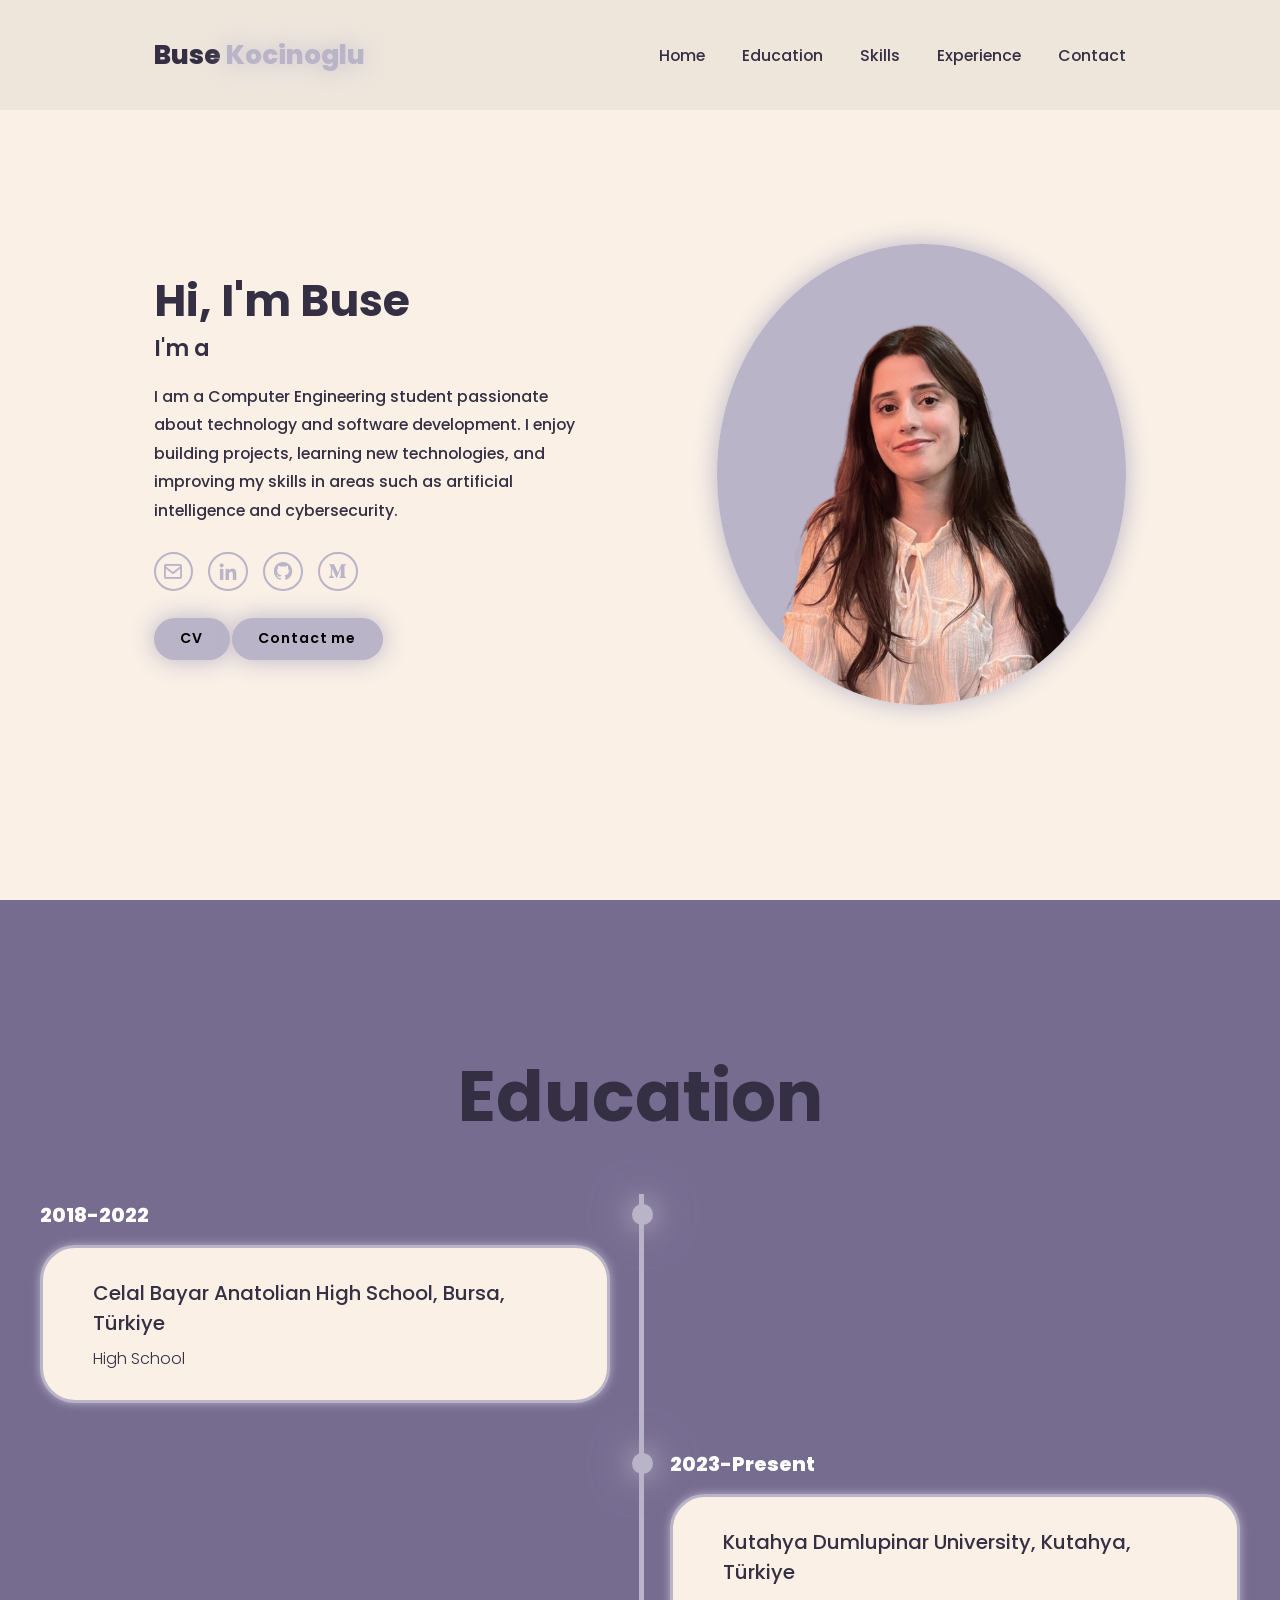
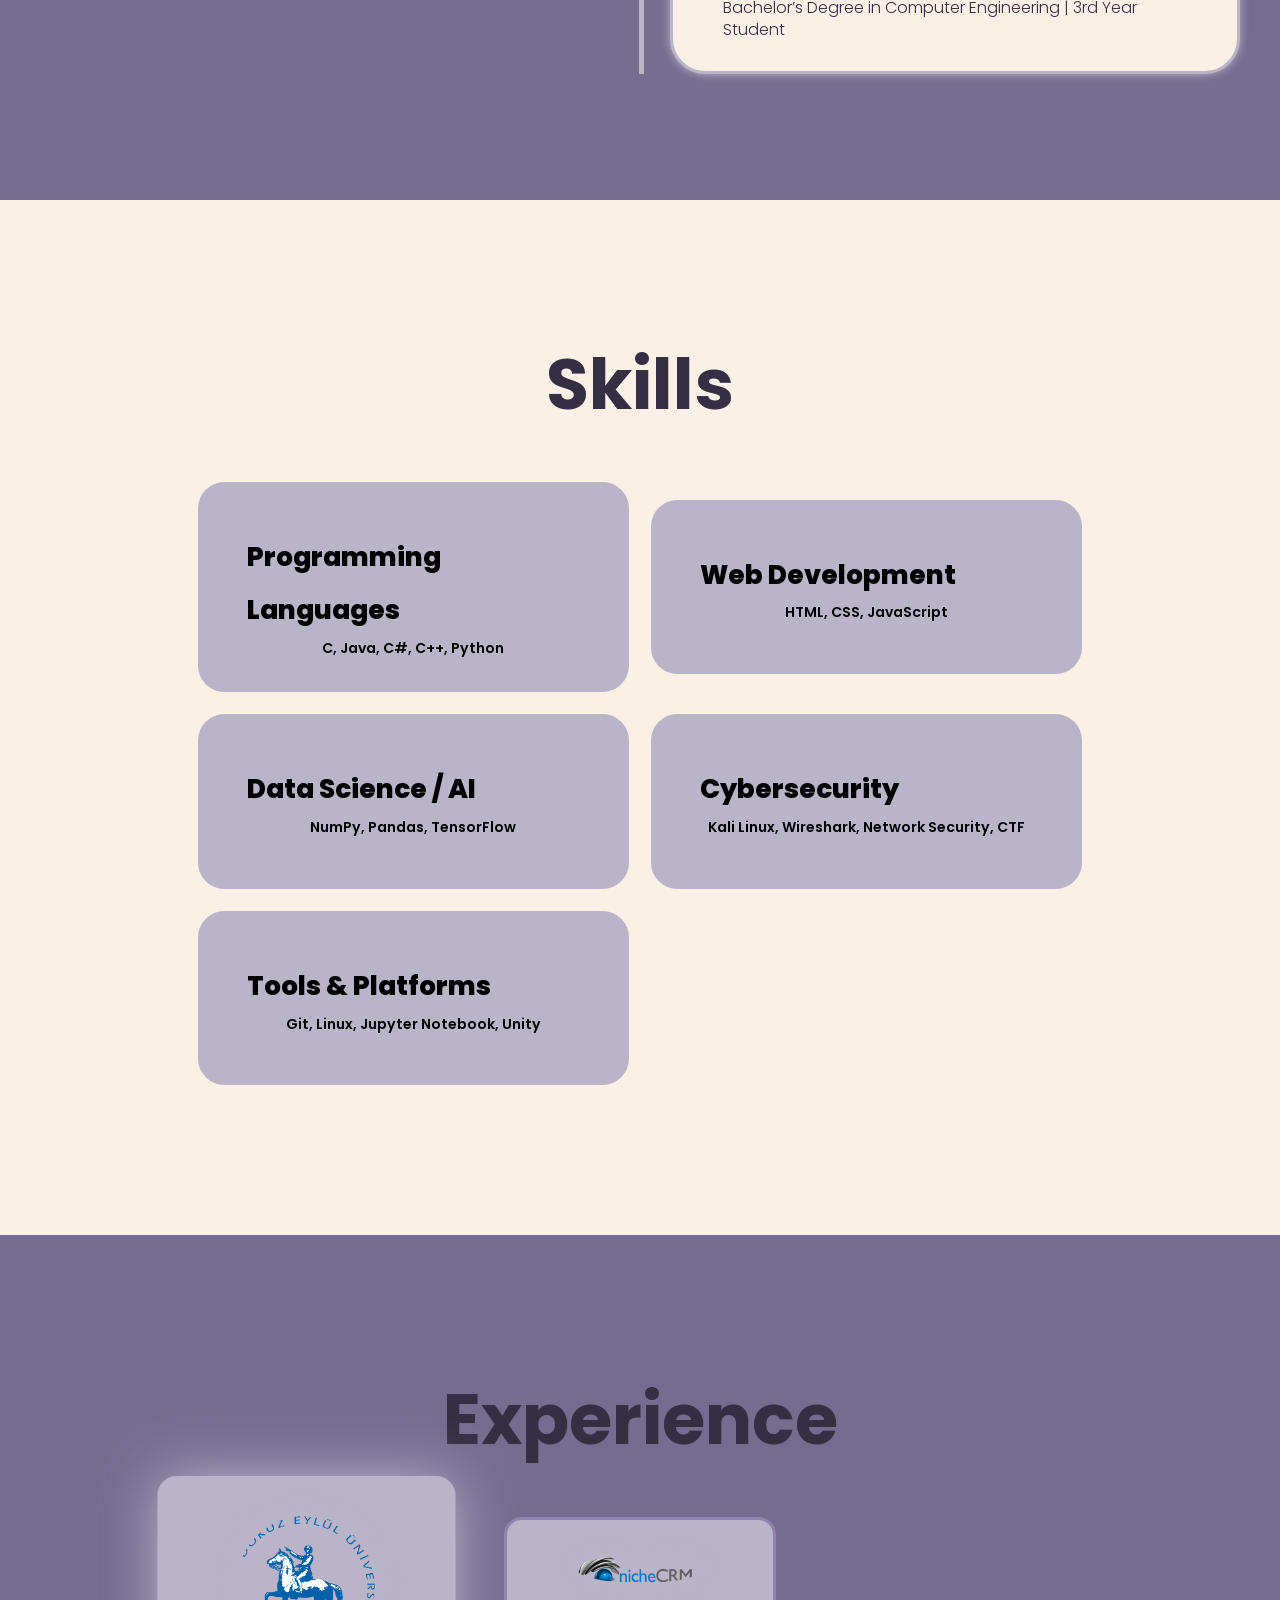
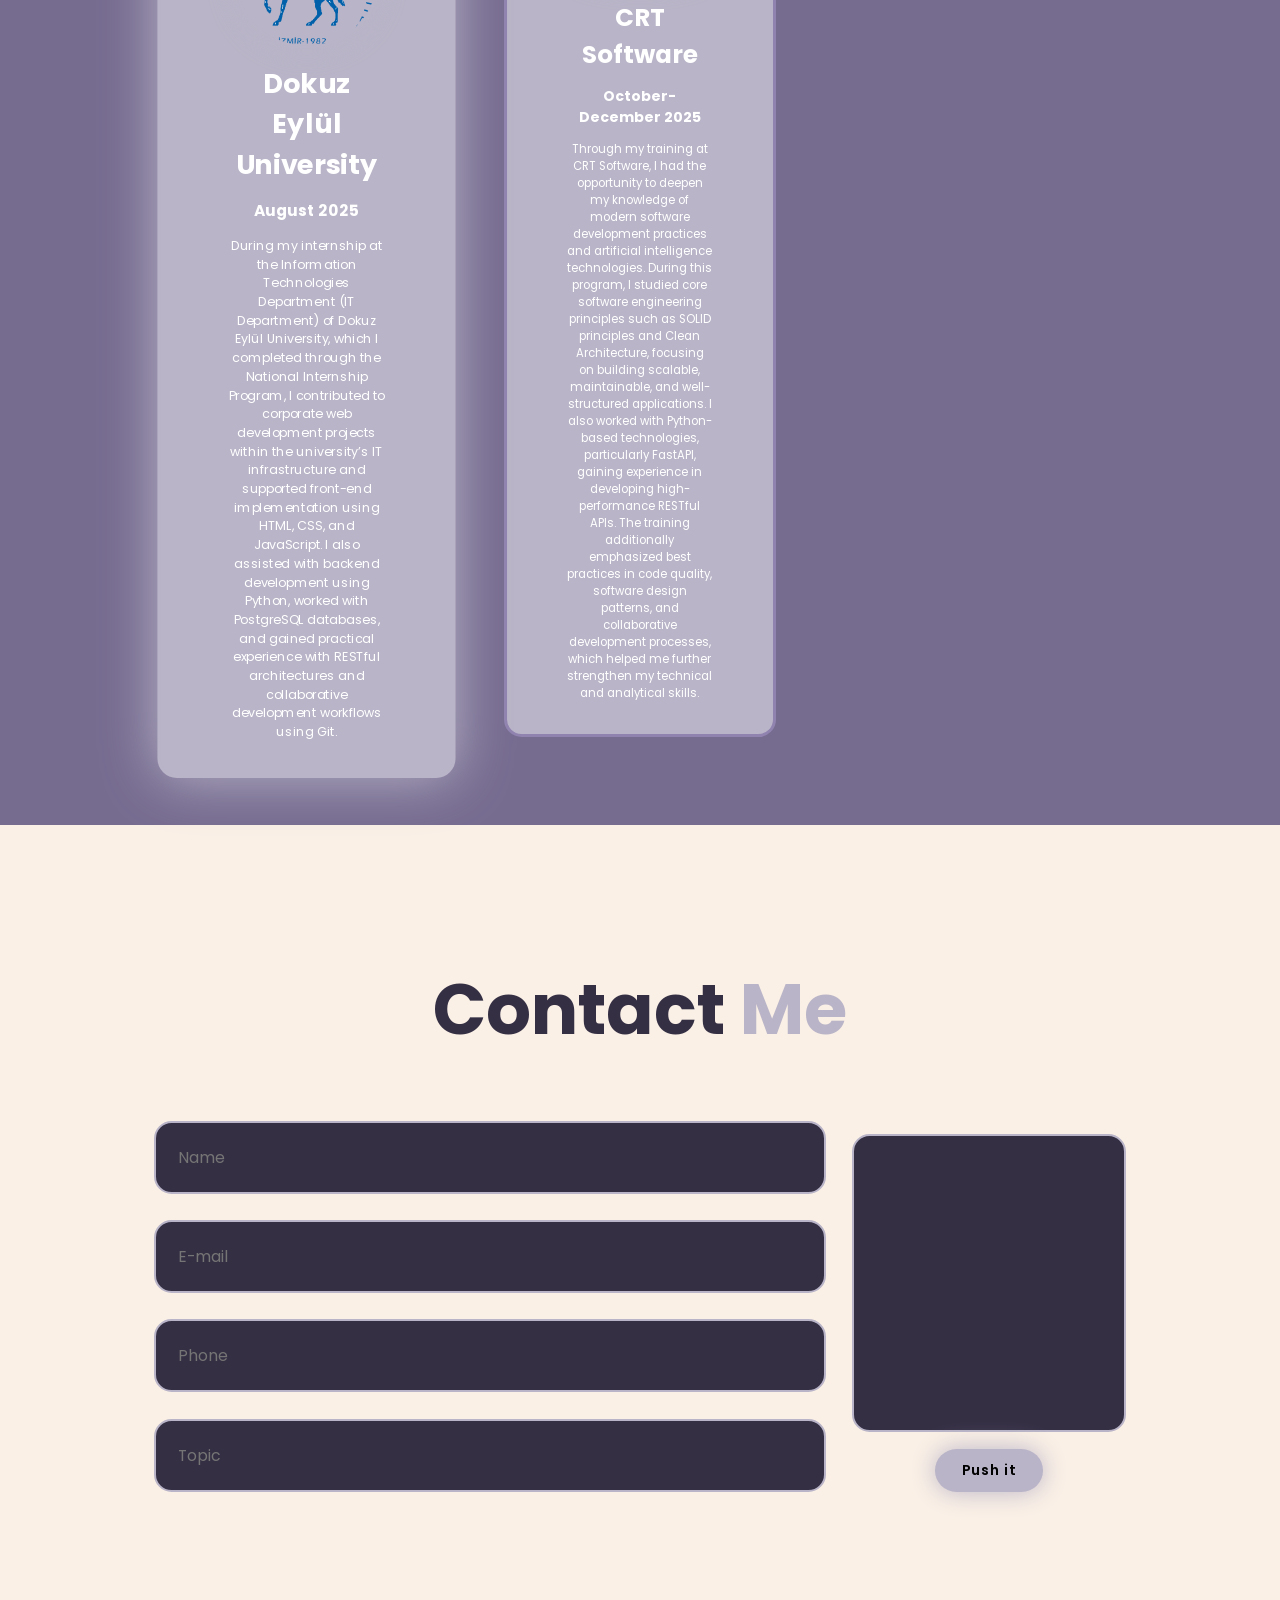
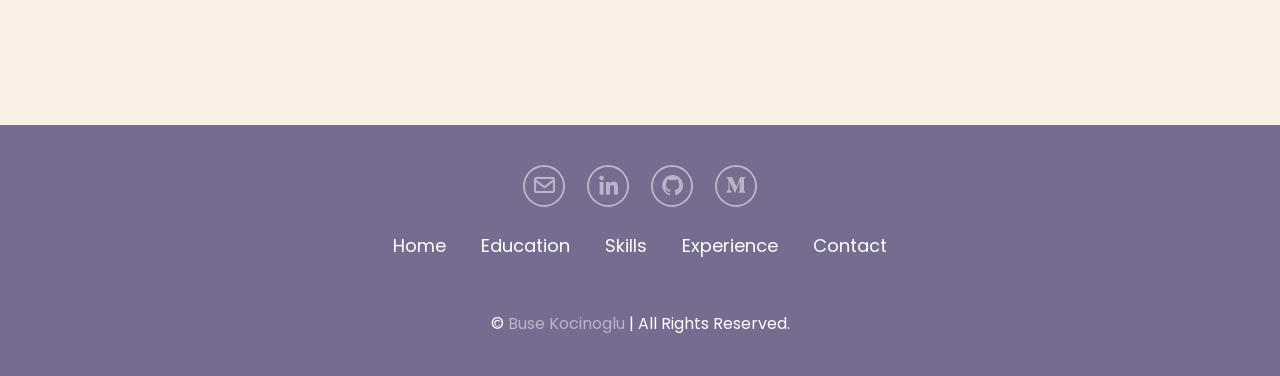
<file: index.html>
<!DOCTYPE html>
<html lang="en">
<head>
    <meta charset="UTF-8">
    <meta name="viewport" content="width=device-width, initial-scale=1.0">
    <title>Buse Kocinoglu</title>

    <link rel="shortcut icon" href="img/icon.png" type="image/x-icon">

    <link rel="stylesheet" href="style.css">

    <link href='https://unpkg.com/boxicons@2.1.4/css/boxicons.min.css' rel='stylesheet'>

</head>
<!-- CV Modal -->
<div id="cvModal" class="modal">
    <div class="modal-content">
        <span class="close-btn" onclick="closeModal()">&times;</span>
        <h2>Access Required</h2>
        <p>Please enter the access code to view the CV</p>
        <input type="password" id="cvCode" placeholder="Enter code here...">
        <button onclick="checkCode()" class="btn">Submit</button>
        <p id="error-msg" style="color: #ff4d4d; font-size: 1.2rem; margin-top: 10px; display: none;">Invalid code!</p>
    </div>
</div>
<body>
    <!--HEADER START-->

    <header class="header">
        <a href="#home" class="logo">Buse <span>Kocinoglu</span></a>

        <i class="bx bx-menu" id="menu-icon"></i>

        <nav class="navbar">
            <a href="#home" class="active">Home</a>
            <a href="#education">Education</a>
            <a href="#skills">Skills</a>
            <a href="#experience">Experience</a>
            <a href="#contact">Contact</a>
        </nav>

    </header>

    <!--HEADER END-->

    <!--HOME START-->

        <section class="home" id="home">
      <div class="home-content">
        <h1>Hi, I'm Buse</h1>
        <h3 class="text-animation">I'm a <span></span></h3>
                <p>
                    I am a Computer Engineering student passionate about technology and software development. I enjoy building projects, learning new technologies, and improving my skills in areas such as artificial intelligence and cybersecurity.
                </p>
                <div class="social-icons">
                    <a href="mailto:busekocinoglu@gmail.com?subject=Portfolio Contact"><i class='bx bx-envelope'></i></a>                    
                    <a href="https://www.linkedin.com/in/busekocinoglu" target="_blank"><i class='bx bxl-linkedin'></i></a>
                    <a href="https://github.com/BuseKocinoglu" target="_blank"><i class='bx bxl-github'></i></a>
                    <a href="https://medium.com/@busekocinoglu" target="_blank"><i class='bx bxl-medium'></i></a>
                </div>

                <div class="btn_group">
                    <a href="javascript:void(0)" onclick="accessCV()" class="btn" id="cv-btn">CV</a>
                    <a href="#contact" class="btn">Contact me</a>
                </div>
            </div>
            <div class="home-img">
                <img src="img/image.png" alt=" " />
            </div>
        </section>
    <!--HOME END-->


    <!--EDUCATİON START-->
    <section class="education" id="education">
      <h2 class="heading">Education</h2>

      <div class="timeline-items">
        <div class="timeline-item">
          <div class="timeline-dot"></div>
          <div class="timeline-date">2018-2022</div>
          <div class="timeline-content">
            <h3>Celal Bayar Anatolian High School, Bursa, Türkiye</h3>
            <p>
              High School
            </p>
          </div>
        </div>

        <div class="timeline-item">
          <div class="timeline-dot"></div>
          <div class="timeline-date">2023-Present</div>
          <div class="timeline-content">
            <h3>Kutahya Dumlupinar University, Kutahya, Türkiye</h3>
            <p>
              Bachelor’s Degree in Computer Engineering | 3rd Year Student
            </p>
          </div>
        </div>
    </div>
    </section>
    <!--EDUCATİON END-->

    <!--SKİLLS START-->
    <section id="skills" class="skills">
        <h2 class="heading">Skills</h2>
        <div class="skills-container">
            <div class="skills-box">
                <div class="skills-info">
                    <h4>Programming Languages</h4>
                    <p>C, Java, C#, C++, Python</p>
                </div>
            </div>
            <div class="skills-box">
                <div class="skills-info">
                    <h4>Web Development</h4>
                    <p>HTML, CSS, JavaScript</p>
                </div>
            </div>
            <div class="skills-box">
                <div class="skills-info">
                    <h4>Data Science / AI</h4>
                    <p>NumPy, Pandas, TensorFlow</p>
                </div>
            </div>
            <div class="skills-box">
                <div class="skills-info">
                    <h4>Cybersecurity</h4>
                    <p>Kali Linux, Wireshark, Network Security, CTF</p>
                </div>
            </div>
            <div class="skills-box">
                <div class="skills-info">
                    <h4>Tools & Platforms</h4>
                    <p>Git, Linux, Jupyter Notebook, Unity </p>
                </div>
            </div>
        </div>
    </section>

    <!--SKİLLS END-->


    <!--EXPERİENCE START-->
    <section class="experience" id="experience">
        <div class="experience-box">
            <h2 class="heading">Experience</h2>
            <div class="wrapper">
                <div class="experience-item">
                    <img src="img/1.png" alt="">
                    <h2>Dokuz Eylül University</h2>
                    <h4>August 2025</h4>
                    <p>During my internship at the Information Technologies Department (IT Department) of Dokuz Eylül University, which I completed through the National Internship Program, I contributed to corporate web development projects within the university’s IT infrastructure and supported front-end implementation using HTML, CSS, and JavaScript. I also assisted with backend development using Python, worked with PostgreSQL databases, and gained practical experience with RESTful architectures and collaborative development workflows using Git.
                    </p>
                </div>
                <div class="experience-item">
                    <img src="img/2.png" alt="">
                    <h2>CRT Software</h2>
                    <h4>October-December 2025</h4>
                    <p>Through my training at CRT Software, I had the opportunity to deepen my knowledge of modern software development practices and artificial intelligence technologies. During this program, I studied core software engineering principles such as SOLID principles and Clean Architecture, focusing on building scalable, maintainable, and well-structured applications. I also worked with Python-based technologies, particularly FastAPI, gaining experience in developing high-performance RESTful APIs. The training additionally emphasized best practices in code quality, software design patterns, and collaborative development processes, which helped me further strengthen my technical and analytical skills.
                    </p>
                </div>
            </div>
        </div>
    </section>


    <!--EXPERİENCE END-->



    <!--CONTACT START-->

   <section class="contact" id="contact">
        <h2 class="heading">Contact <span>Me</span></h2>
        <form action="#">
            <div class="input-group">
                <div class="input-box">
                <input type="text" placeholder="Name" required>
                <input type="email" placeholder="E-mail" required>
                <input type="number" placeholder="Phone" required>
                <input type="text" placeholder="Topic" required>
                </div>
            </div>
            <div class="input-group-2">
                <textarea placeholder="" id=""
                cols="30" rows="10"></textarea>
                <input type="submit" value="Push it"
                class="btn"/>
            </div>
        </form>
    </section>

    <!--CONTACT END-->


    <!-- FOOTER START -->
    <footer class="footer">
      <div class="social">
                <a href="mailto:busekocinoglu@gmail.com?subject=Portfolio Contact"><i class='bx bx-envelope'></i></a>                    
                <a href="https://www.linkedin.com/in/busekocinoglu" target="_blank"><i class='bx bxl-linkedin'></i></a>
                <a href="https://github.com/BuseKocinoglu" target="_blank"><i class='bx bxl-github'></i></a>
                <a href="https://medium.com/@busekocinoglu" target="_blank"><i class='bx bxl-medium'></i></a>
      </div>

      <ul class="list">
        <li>
          <a href="#home">Home</a>
        </li>
        <li>
          <a href="#education">Education</a>
        </li>
        <li>
          <a href="#skills">Skills</a>
        </li>
        <li>
          <a href="#experience">Experience</a>
        </li>
        <li>
          <a href="#contact">Contact</a>
        </li>
      </ul>

      <p class="copyright">
        &copy; <span>Buse Kocinoglu</span> | All Rights Reserved.
      </p>
    </footer>
    <!-- FOOTER END -->


    <script src="script.js"></script>
</body>
</html>
</file>
<file: style.css>
/* RESET CSS START */
@import url("https://fonts.googleapis.com/css2?family=Poppins:ital,wght@0,100;0,200;0,300;0,400;0,500;0,600;0,700;0,800;0,900;1,100;1,200;1,300;1,400;1,500;1,600;1,700;1,800;1,900&display=swap");

* {
  margin: 0;
  padding: 0;
  box-sizing: border-box;
  text-decoration: none;
  border: none;
  outline: none;
  scroll-behavior: smooth;
  font-family: "Poppins", sans-serif;
}

:root {
  --bg-color: #FAF0E6;
  --second-bg-color: #766c90;
  --text-color: #352F44;
  --main-color: #B9B4C7;
}

html {
  font-size: 60%;
  overflow-x: hidden;
}

body {
  background-color: var(--bg-color);
  color: var(--text-color);
}

span {
  color: var(--main-color);
}

section {
  min-height: 100vh;
  padding: 10rem 12% 10rem;
}
/* RESET CSS END */

/* HEADER START */
.header {
  position: fixed;
  top: 0;
  left: 0;
  width: 100%;
  padding: 4rem 12% 4rem;
  background-color: rgba(212, 204, 195, 0.3);
  backdrop-filter: blur(10px);
  display: flex;
  justify-content: space-between;
  align-items: center;
  z-index: 5;
}

.logo {
  font-size: 3rem;
  color: var(--text-color);
  font-weight: 800;
  cursor: pointer;
  transition: 0.3s ease-in-out;
}

.logo:hover {
  transform: scale(1.1);
}

.logo span {
  text-shadow: 0 0 25px var(--main-color);
}

.navbar a {
  font-size: 1.8rem;
  color: var(--text-color);
  margin-left: 4rem;
  font-weight: 500;
  transition: 0.3s ease;
  border-bottom: 3px solid transparent;
}

.navbar a:hover,
.navbar a:active {
  color: var(--main-color);
  border-bottom: 3px solid var(--main-color);
}

#menu-icon {
  font-size: 3.6rem;
  color: var(--main-color);
  display: none;
}
/* HEADER END */

/* HOME START */
.home {
  display: flex;
  justify-content: center;
  align-items: center;
  gap: 15rem;
}

.home-content {
  display: flex;
  flex-direction: column;
  align-items: baseline;
  justify-content: center;
  text-align: left;
  margin-top: 3rem;
}

.home-content h1 {
  font-size: 7rem;
  font-weight: 700;
  margin-top: 1.5rem;
  line-height: 1;
}

.home-content h3 {
  margin-bottom: 2rem;
  margin-top: 1rem;
  font-size: 3.5rem;
}

.home-img img {
  width: 32vw;
}

.home-img img {
  width: 32vw;
  height: 36vw;
  object-fit: cover;
  position: relative;
  top: 3rem;
  border-radius: 50%;
  box-shadow: 0 0 25px var(--main-color);
  cursor: pointer;
  transition: 0.4s ease-in-out;
}

.home-img img:hover {
  box-shadow: 0 0 25px var(--main-color), 0 0 50px var(--main-color),
    0 0 100px var(--main-color);
}

.home-content p {
  font-size: 1.5rem;
  font-weight: 500;
  line-height: 1.8;
  max-width: 1000px;
}

.social-icons a {
  display: inline-flex;
  justify-content: center;
  align-items: center;
  width: 4.5rem;
  height: 4.5rem;
  background-color: transparent;
  border: 2px solid var(--main-color);
  font-size: 2.5rem;
  border-radius: 50%;
  color: var(--main-color);
  margin: 3rem 1.5rem 3rem 0;
  transition: 300ms ease-in-out;
}

.social-icons a:hover {
  color: var(--text-color);
  transform: scale(1.3) translateY(-5px);
  box-shadow: 0 0 25px var(--main-color);
  background-color: var(--main-color);
}

.btn {
  display: inline-block;
  padding: 1rem 2.8rem;
  background-color: var(--main-color);
  box-shadow: 0 0 25px var(--main-color);
  border-radius: 4rem;
  font-size: 1.6rem;
  color: black;
  border: 2px solid transparent;
  letter-spacing: 0.1rem;
  font-weight: 600;
  cursor: pointer;
  transition: 300ms ease-in-out;
}

.btn:hover {
  transform: scale(1.05);
  box-shadow: 0 0 50px var(--main-color);
}

.btn-group {
  display: flex;
  align-items: center;
  gap: 1.5rem;
}

.btn-group a:nth-of-type(2) {
  background-color: black;
  color: var(--main-color);
  border: 2px solid var(--main-color);
  box-shadow: 0 0 25px transparent;
}

.btn-group a:nth-of-type(2):hover {
  box-shadow: 0 0 25px var(--main-color);
  background-color: var(--main-color);
  color: black;
}

.text-animation {
  font-size: 34px;
  font-weight: 600;
}

.text-animation span{
  position: relative;
  display: inline-block;
}

.text-animation span::before {
  content: "";
  color: var(--main-color);
  animation: words 20s infinite;
}

.text-animation span::after {
  content: "";
  background-color: var(--bg-color);
  height: 100%;
  width: calc(100% + 8px);
  position: absolute;
  right: -8px;
  border-left: 3px solid var(--bg-color);
  animation: cursor 0.6s infinite, typing 20s steps(14) infinite;
}

@keyframes cursor {
  to {
    border-left: 2px solid var(--main-color);
  }
}

@keyframes words {
  0%,
  20% {
    content: "Software Developer";
  }

  21%,
  40% {
    content: "AI Developer";
  }

  41%,
  60% {
    content: "Web Developer";
  }

  61%,
  80% {
    content: "Cyber Security Researcher";
  }

  81%,
  100% {
    content: "Machine Learning Enthusiast";
  }
}
@keyframes typing {
  /* 5, 10, 15, 20, 25, 30, 35, 40 .... 95 */
  10%,
  15%,
  30%,
  35%,
  50%,
  55%,
  70%,
  75%,
  90%,
  95% {
    width: 0;
  }

  5%,
  20%,
  25%,
  40%,
  45%,
  60%,
  65%,
  80%,
  85% {
    width: calc(100% + 8px);
  }
}

/* HOME END */
/* EDUCATİON START */
/* EDUCATION START */
.heading {
  font-size: 8rem;
  text-align: center;
  margin: 5rem 0;
}

.education {
  background-color: var(--second-bg-color);
  padding: 100px 15px;
}

.timeline-items {
  max-width: 1200px;
  margin: auto;
  display: flex;
  flex-wrap: wrap;
  position: relative;
}

.timeline-items::before {
  content: "";
  position: absolute;
  width: 5px;
  height: 100%;
  background-color: var(--main-color);
  left: calc(50% - 1px);
}

.timeline-item {
  margin-bottom: 40px;
  width: 100%;
  position: relative;
}

.timeline-item:last-child {
  margin-bottom: 0;
}

.timeline-item:nth-child(odd) {
  padding-right: calc(50% + 30px);
}

.timeline-item:nth-child(even) {
  padding-left: calc(50% + 30px);
}

.timeline-dot {
  height: 21px;
  width: 21px;
  background-color: var(--main-color);
  box-shadow: 0 0 25px var(--main-color), 0 0 50px var(--main-color);
  position: absolute;
  left: calc(50% - 8px);
  border-radius: 50%;
  top: 10px;
}

.timeline-date {
  font-size: 20px;
  font-weight: 800;
  color: #fff;
  margin: 6px 0 15px;
}

.timeline-content {
  background-color: var(--bg-color);
  border: 3px solid var(--main-color);
  padding: 30px 50px;
  border-radius: 4rem;
  box-shadow: 0 0 10px var(--main-color);
  cursor: pointer;
  transition: 0.3s ease-in-out;
}

.timeline-content:hover{
  box-shadow: 0 0 25px var(--main-color);
  transform: scale(1.05);
}

.timeline-content h3 {
  font-size: 20px;
  color: #352F44;
  margin: 0 0 10px;
  font-weight: 500;
}
.timeline-content p{
  color: #352F44;
  font-size: 16px;
  font-weight: 300;
  line-height: 22px;
}

::-webkit-scrollbar{
  width: 15px;
}

::-webkit-scrollbar-thumb{
  background-color: var(--main-color);
  border-radius: 4rem;
}

::-webkit-scrollbar-track{
  background-color: var(--bg-color);
  width: 50px;
}

/* EDUCATİON END */



/* SKİLLS START */
.skills{
  background-color: var(--bg-color);
  color: black;
}

.skills h2{
  color:#352F44;
  margin-bottom: 5rem;
}

.skills-container{
  display: grid;
  grid-template-columns: repeat(2, 1fr);
  align-items: center;
  gap: 2.5rem;
}

.skills-box{
  background-color: var(--main-color);
  border-radius: 3rem;
  border:5px solid transparent;
  cursor: pointer;
  transition: 0.4s ease-in-out;
}
.skills-box:hover{
  background-color: #fff;
  color: black;
  border-radius: 5px solid var(--main-color);
  transform: scale(1.03);
}
.skills-box .skills-info{
  display:flex;
  flex-direction: column;
  text-align: left;
  max-height: 200px;
  justify-content: left;
  align-items: baseline;
  padding: 5rem 5rem;
}

.skills-info h4{
  font-size: 3rem;
  font-weight: 800;
  line-height: 2;
}

.skills-info p{
  font-size: 1.6rem;
  font-weight: 600;
  max-height: 100px;
  line-height: 1.7;
  margin: auto;
}

/* SKİLLS END */


/* EXPERİENCE START */
.experience{
  background-color: var(--second-bg-color);
}

.experience-box{
  background-size: cover;
  display: flex;
  align-items: center;
  justify-content: center;
  flex-direction: column;
}

.experience-box img{
  width: 15rem;
  border-radius: 50%;
  border: 3px solid var(--main-color);
  box-shadow: 0 0 25px var(--main-color);
}

.wrapper{
  display: grid;
  grid-template-columns: repeat(3, 1fr);
  gap: 3rem;
}

.experience-item{
    min-height: 550px;
    max-width: 450px;
    background-color: #B9B4C7;
    border: 3px solid #9083af;
    border-radius: 2rem;
    margin: 0 2rem;
    padding: 30px 60px;
    cursor: pointer;
    display: flex;
    flex-direction: column;
    justify-content: center;
    align-items: center;
    text-align: center;
    gap: 1.5rem;
    color: #fff;
    transition: 0.4s ease-in-out;
}

.experience-item:hover {
  border: 3px solid var(--main-color);
  box-shadow: 0 0 50px var(--main-color);
}

.experience-item h2 {
  font-size: 2.8rem;
}

.experience-item h4 {
  font-size: 1.6rem;
}

.experience-item p {
  font-size: 1.3rem;
}

.experience-item:nth-child(1){
  border: 3px solid var(--main-color);
  box-shadow: 0 0 50px var(--main-color);
  transform: scale(1.1);
  animation: lighting 1s infinite alternate;
}

@keyframes lighting {
  0%{
    box-shadow: 0 0 10px var(--main-color);
  }
  100%{
    box-shadow: 0 0 50px var(--main-color);
  }
}

/* EXPERİENCE END */

/* CONTACT START */

.contact{
  background-color: var(--bg-color);
}

.contact form {
  display: flex;
  justify-content: center;
  align-items: center;
  gap: 3rem;
  margin: 5rem auto;
  text-align: center;
}

.contact form .input-box {
  display: flex;
  justify-content: center;
  flex-wrap: wrap;
}

.contact form .input-box input,
.contact form textarea {
  width: 100%;
  padding: 2.5rem;
  font-size: 1.8rem;
  color: var(--second-bg-color);
  background-color: var(--text-color);
  border-radius: 2rem;
  border: 2px solid var(--main-color);
  margin: 1.5rem 0;
  resize: none;
}

input[type="number"]::-webkit-inner-spin-button,
input[type="number"]::-webkit-outer-spin-button {
  -webkit-appearance: none;
  margin: 0;
}

input[type="number"] {
  -moz-appearance: textfield;
}

/* CONTACT END */

/* FOOTER START */

.footer {
  position: relative;
  bottom: 0;
  width: 100%;
  padding: 40px 0;
  background-color: var(--second-bg-color);
}

.footer .social {
  text-align: center;
  padding-bottom: 25px;
  color: var(--main-color);
}

.footer .social a {
  font-size: 25px;
  color: var(--main-color);
  border: 2px solid var(--main-color);
  width: 42px;
  height: 42px;
  line-height: 42px;
  display: inline-block;
  text-align: center;
  border-radius: 50%;
  margin: 0 10px;
  transition: 0.3s ease-in-out;
}

.footer .social a:hover {
  transform: scale(1.2) translateY(-10px);
  background-color: var(--main-color);
  color: black;
  box-shadow: 0 0 25px var(--main-color);
}

.footer ul {
  margin-top: 0;
  padding: 0;
  font-size: 18px;
  line-height: 1.6;
  margin-bottom: 0;
  text-align: center;
}

.footer ul li a {
  color: #fff;
  border-bottom: 3px solid transparent;
  transition: 0.3s ease-in-out;
}

.footer ul li a:hover {
  border-bottom: 3px solid var(--main-color);
  color: var(--main-color);
}

.footer ul li {
  display: inline-block;
  padding: 0 15px;
}

.footer .copyright {
  margin-top: 50px;
  text-align: center;
  color: #fff;
  font-size: 16px;
}

/* FOOTER END */



/* MEDIA QUERIES START */

@media (max-width: 1285px) {
  html {
    font-size: 55%;
  }

  .skills-container {
    padding-bottom: 7rem;
    grid-template-columns: repeat(2, 1fr);
    margin: 0 5rem;
  }
}

@media (max-width: 991px) {
  header {
    padding: 2rem 3%;
  }

  section {
    padding: 10rem 3% 2rem;
  }

  .timeline-items::before {
    left: 7px;
  }

  .timeline-item:nth-child(odd) {
    padding-right: 0;
    text-align: left;
  }

  .timeline-item:nth-child(odd),
  .timeline-item:nth-child(even) {
    padding-left: 37px;
  }

  .timeline-dot {
    left: 0;
  }

  .skills  {
    padding-bottom: 7rem;
  }

  .experience .wrapper {
    grid-template-columns: repeat(1, 1fr);
  }

  .contact form {
    flex-direction: column;
  }

  .footer {
    padding: 2rem 3%;
  }
}
@media (max-width: 895px) {
  #menu-icon {
    display: block;
    cursor: pointer;
  }

  .navbar {
    position: absolute;
    top: 100%;
    right: 0;
    display: none;
    width: 50%;
    padding: 1rem 3%;
    background-color: rgba(172, 159, 159, 0.8);
    backdrop-filter: blur(20px);
    border-bottom-left-radius: 2rem;
    border-left: 2px solid var(--main-color);
    border-bottom: 2px solid var(--main-color);

  }
  .navbar a{
    display: block;
    font-size: 2rem;
    margin: 3rem 0;
    color: #fff;
  }
  .navbar.active {
    display: block;
  }
  .home {
    flex-direction: column-reverse;
    margin: 5rem 4rem;
  }

  .home-content h3 {
    font-size: 2.6rem;
  }

  .home-content h1 {
    font-size: 8rem;
    margin-top: 3rem;
  }

  .home-content p {
    max-width: 600px;
  }

  .home-img img {
    width: 56vw;
  }
  .skills h2{
    margin-bottom: 3rem;
  }
  .skills-container{
    grid-template-columns: repeat(1, 1fr);
  }
}
@media (max-width:575px){
  .header a{
    font-size: 2.2rem;
  }
  .home {
    gap: 5rem;
    width: 100%;
    margin: 0;
  }
  .home-content h1{
    font-size: 5rem;
    margin-bottom: 5rem;
  }
  .home-content h3{
    font-size: 3.5rem;
  }
  .text-animation span {
    display: block;
    font-size: 2.8rem;
    margin-bottom: 2.5rem;
  }

  .text-animation span::after {
    content: "";
    background-color: var(--bg-color);
    width: calc(100% + 8px);
    height: 100%;
    position: absolute;
    border-left: 3px solid var(--bg-color);
    right: -8px;
    animation: cursor 0.6s infinite, typing 20s steps(14) infinite;
  }
  .home content p{
    font-size: 2rem;
  }
  .home-content .social-icons, .btn-group {
    margin: 0 auto;
  }
  .home-content .social-icons a {
    width: 6rem;
    height: 6rem;
  }
  .home-content .btn-group .btn {
    font-size: 2rem;
  }
   .education {
    width: 100%;
  }

  .education h2 {
    font-size: 6rem;
  }
  h2.heading {
    font-size: 4.5rem !important;
  }
  .skills-container{
    margin: 0;
  }
  .skills-info {
    padding: 0rem 2rem;
  }
  .skills-info h4{
    line-height: 1;
    margin-bottom: 14px;
  }
  .skills-info p {
    font-size: 1.7rem;
    line-height: 1;
  }
  .experience-item:nth-child(2){
    border: none;
    box-shadow: none;
    transform: scale(1);
    animation: none;

    min-height: 550px;
    max-width: 450px;
    background-color: #B9B4C7;
    border: 3px solid #9180bd;
    border-radius: 2rem;
    margin: 0 2rem;
    padding: 30px 60px;
    cursor: pointer;
    display: flex;
    flex-direction: column;
    justify-content: center;
    align-items: center;
    text-align: center;
    gap: 1.5rem;
    color: #fff;
    transition: 0.4s ease-in-out;
  }
  .experience-item:hover {
    border: 3px solid var(--main-color);
    box-shadow: 0 0 50px var(--main-color);
  }
  .wrapper{
  grid-template-columns: 1fr;
  gap: 6rem;
}

.experience-item{
  width: 90%;
  margin: 0 auto;
  padding: 40px 30px;
}

}
@media screen and (min-width: 769px) and (max-width: 1024px) {
  .navbar a {
    font-size: 1.5rem;
  }

  .home-content h1 {
    font-size: 5rem;
  }

  .home-content p {
    font-size: 1.8rem;
    margin: 0;
  }

  .home-content h3 {
    font-size: 2.4rem;
  }

  .skills-container {
    margin: 0;
  }

  .skills-info {
    padding: 0rem 2rem;
  }

  .skills-info h4 {
    line-height: 1;
    margin-bottom: 14px;
  }

  .skills-info p {
    font-size: 1.8rem;
    line-height: 1;
  }
}

@media screen and (min-width: 1025px) {
  .home-content h1 {
    font-size: 5rem;
  }

  .home-content p {
    font-size: 1.8rem;
    margin: 0;
  }

  .home-content h3 {
    font-size: 2.5rem;
  }
  
  @media (max-width: 575px){
  .skills-box{
    padding: 1.5rem;
    border-radius: 2rem;
  }

  .skills-box .skills-info{
    padding: 1.5rem;
  }

  .skills-info h4{
    font-size: 2rem;
  }

  .skills-info p{
    font-size: 1.4rem;
    line-height: 1.4;
  }
}
}
/* MEDIA QUERIES END */

/* Modal Genel Arka Planı (Blur efekti için) */
.modal {
    display: none; 
    position: fixed;
    z-index: 100;
    left: 0;
    top: 0;
    width: 100%;
    height: 100%;
    background-color: rgba(0, 0, 0, 0.6);
    backdrop-filter: blur(5px);
}

/* Modal Kutusu */
.modal-content {
    background-color: var(--bg-color);
    margin: 15% auto;
    padding: 3rem;
    border: 2px solid var(--main-color);
    width: 350px;
    border-radius: 3rem;
    text-align: center;
    position: relative;
    box-shadow: 0 0 25px var(--main-color);
}

.modal-content h2 {
    font-size: 2.5rem;
    margin-bottom: 1rem;
    color: var(--text-color);
}

.modal-content p {
    font-size: 1.4rem;
    margin-bottom: 2rem;
}

.modal-content input {
    width: 100%;
    padding: 1.2rem;
    margin-bottom: 2rem;
    border-radius: 1rem;
    background: var(--second-bg-color);
    color: white;
    border: 1px solid var(--main-color);
    text-align: center;
}

.close-btn {
    position: absolute;
    right: 2rem;
    top: 1.5rem;
    font-size: 2.5rem;
    cursor: pointer;
    color: var(--text-color);
}
#cvCode::placeholder {
    color: rgba(255, 255, 255, 0.7); 
    opacity: 1; 
}

#cvCode::-ms-input-placeholder {
    color: rgba(255, 255, 255, 0.7);
}

#cvCode::-webkit-input-placeholder {
    color: rgba(255, 255, 255, 0.7);
}
/*574,
 575 - 767,
  768 - 991,
   992 - 1023,
    1024 - 1199,
     1200 */
</file>
